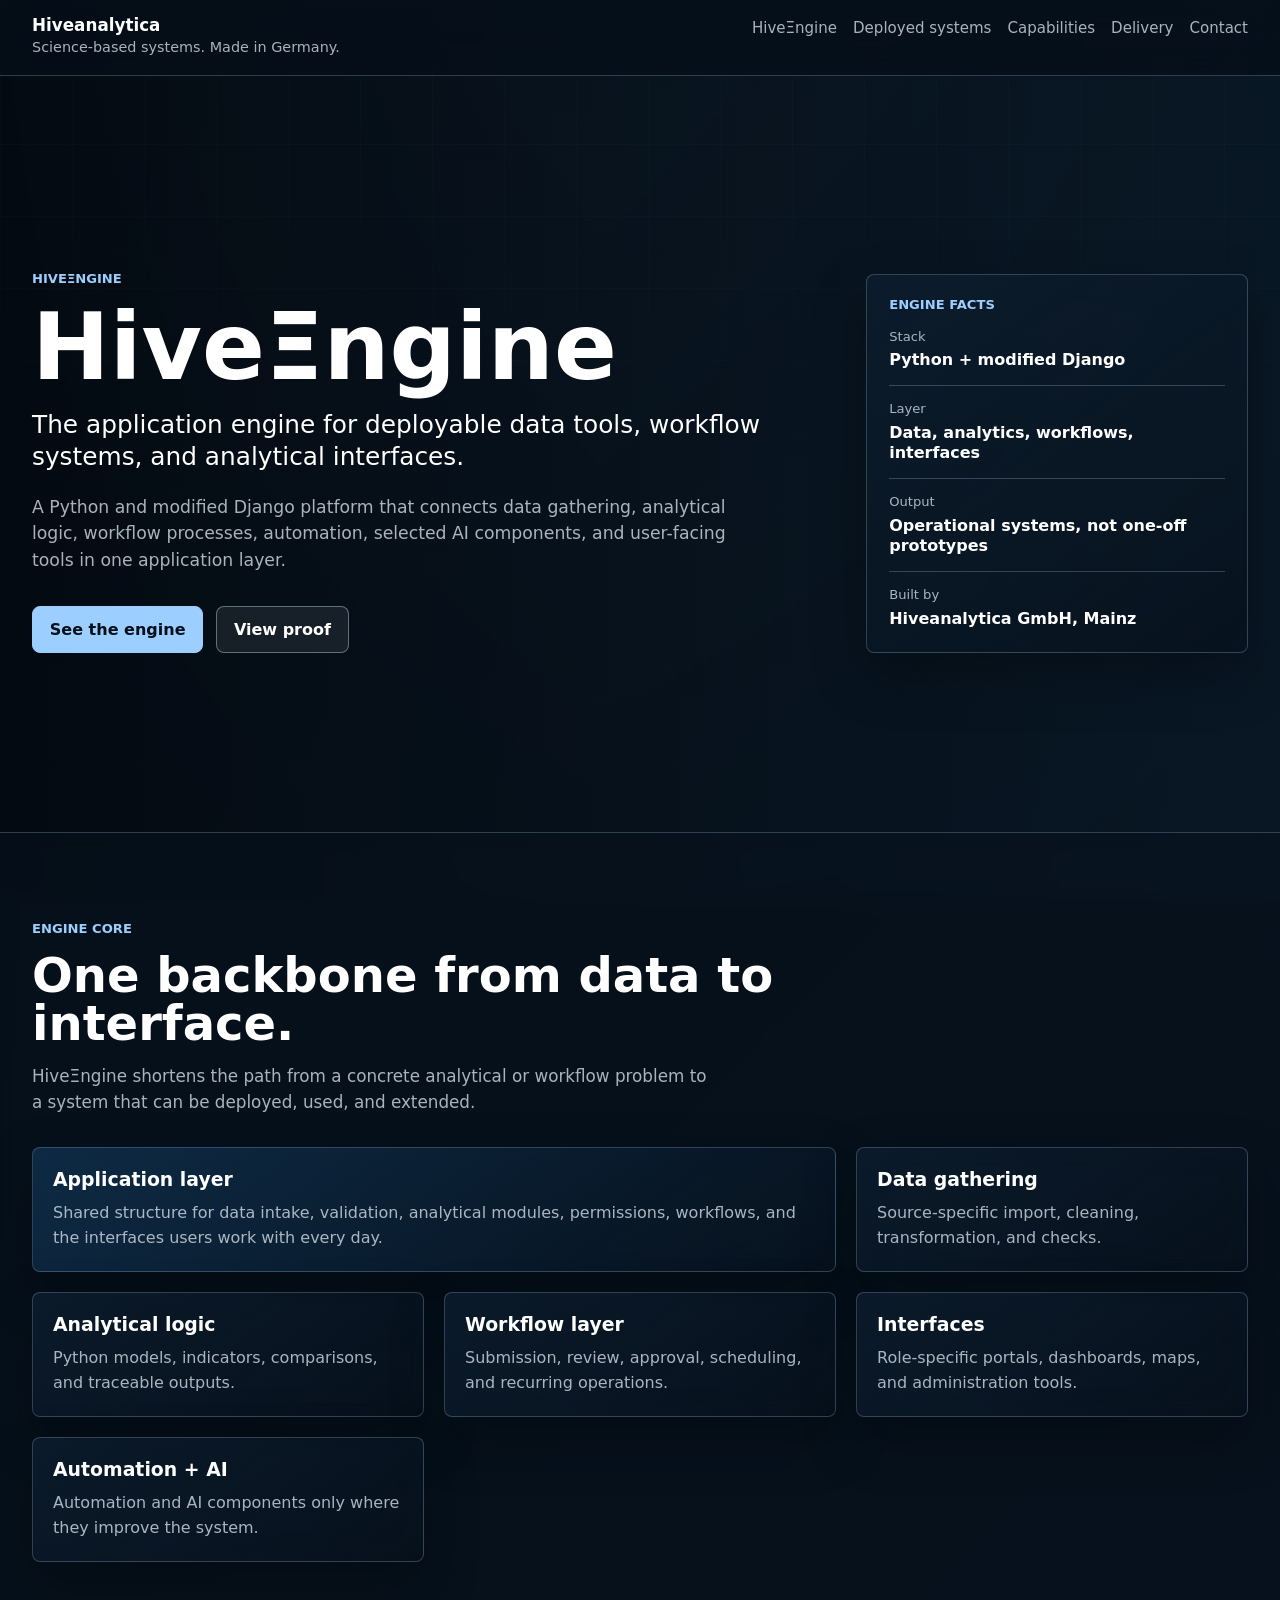
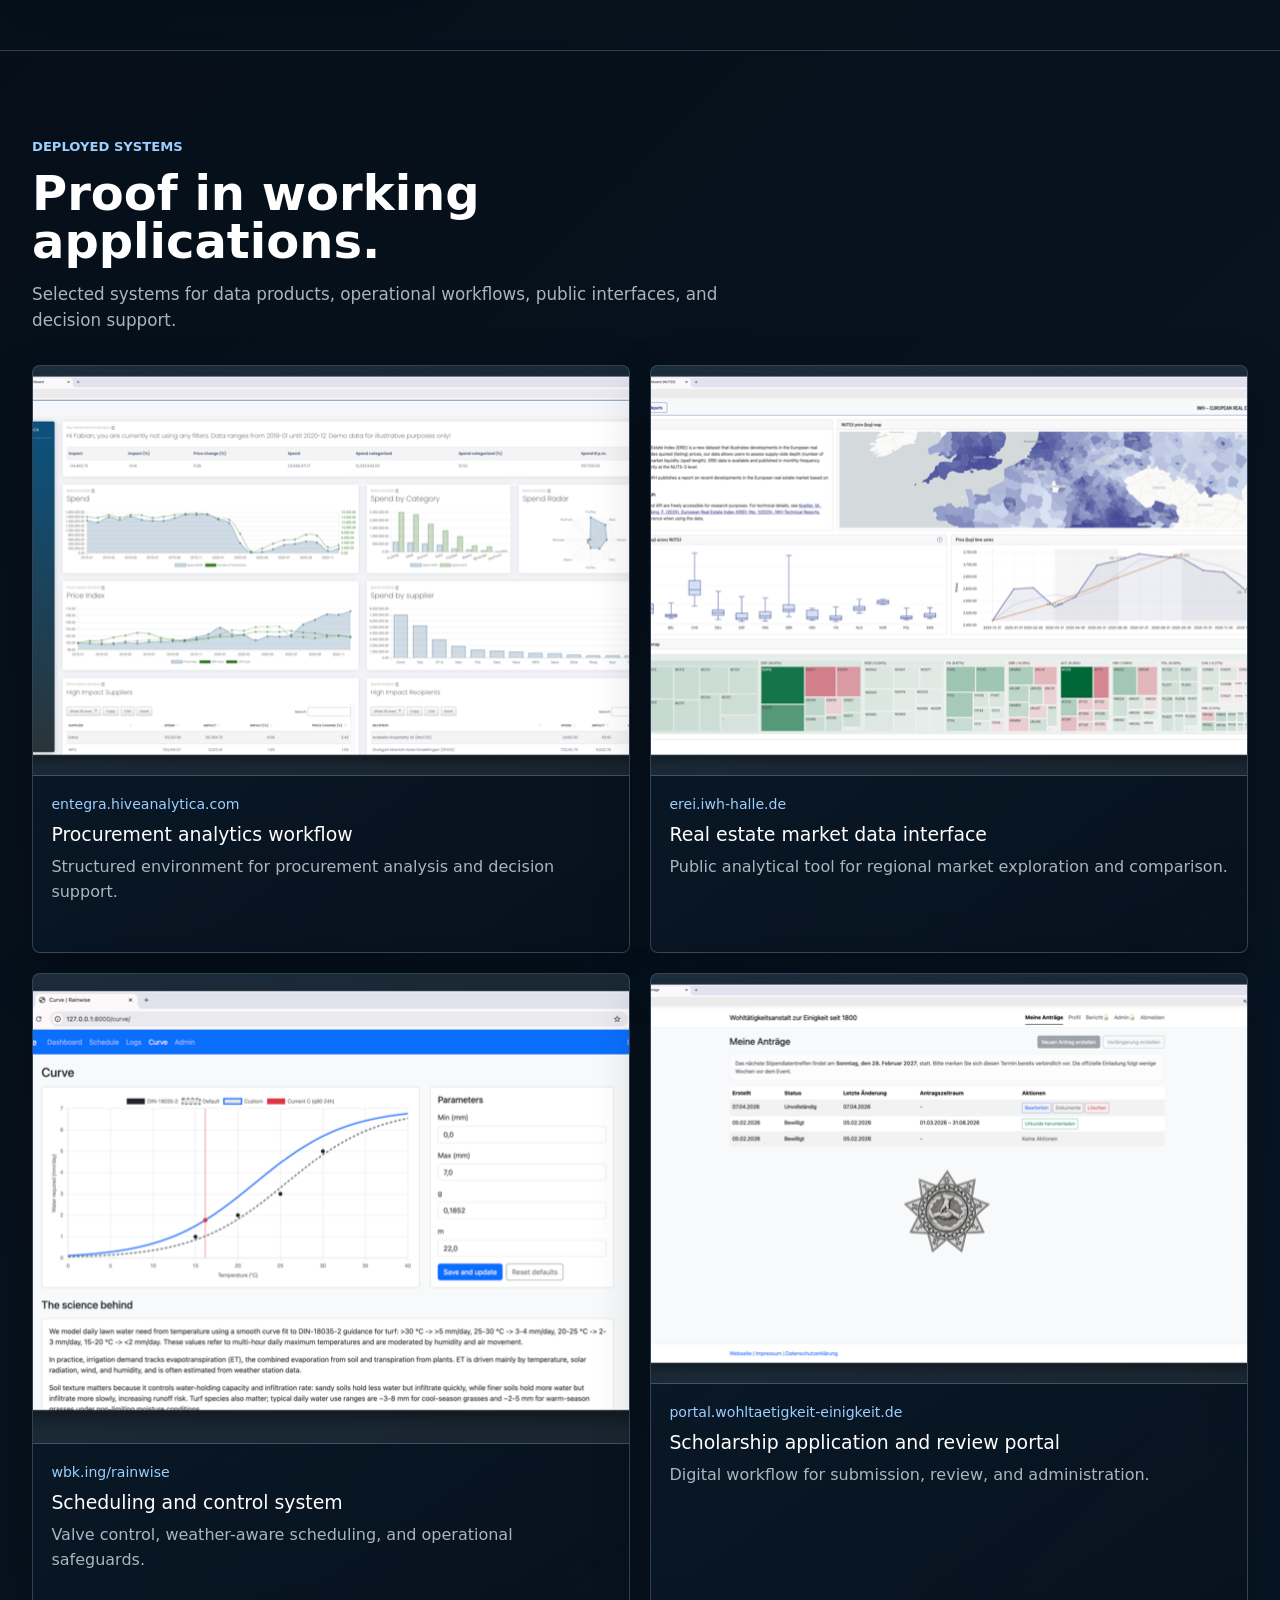
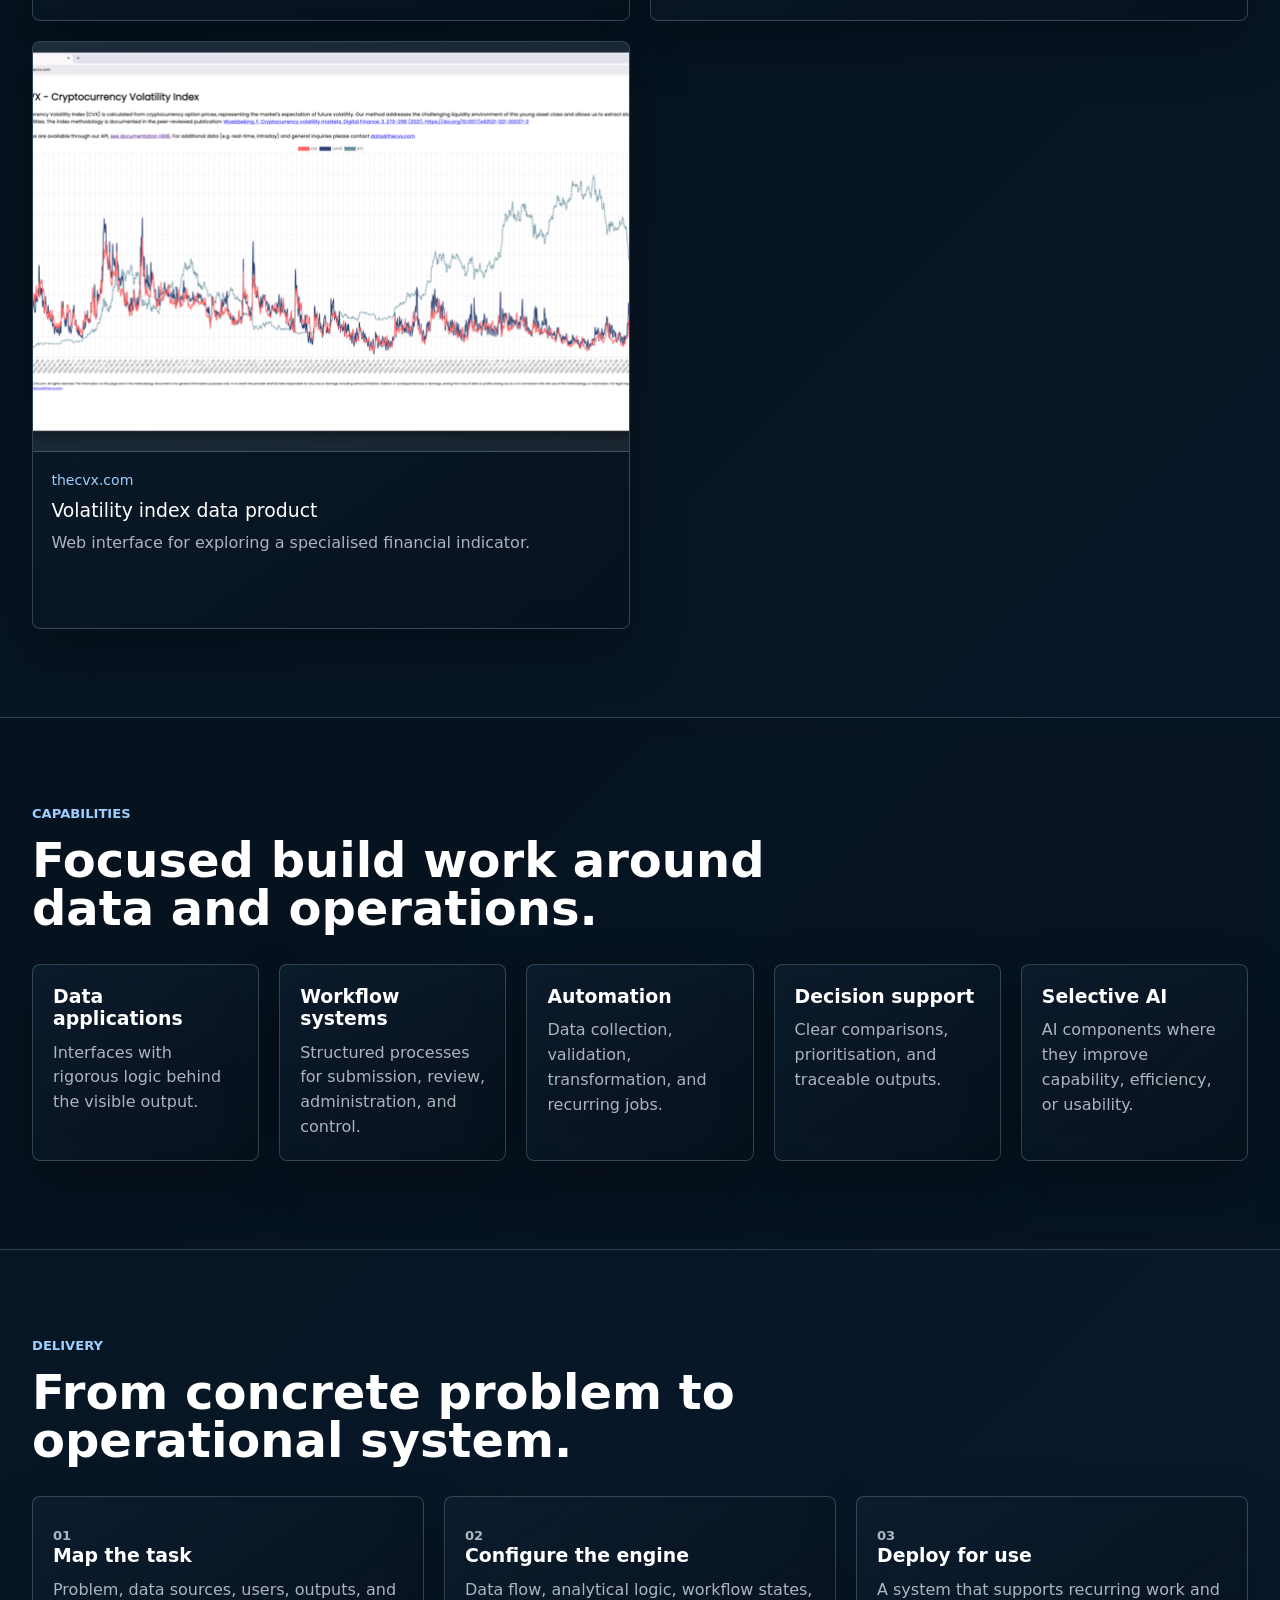
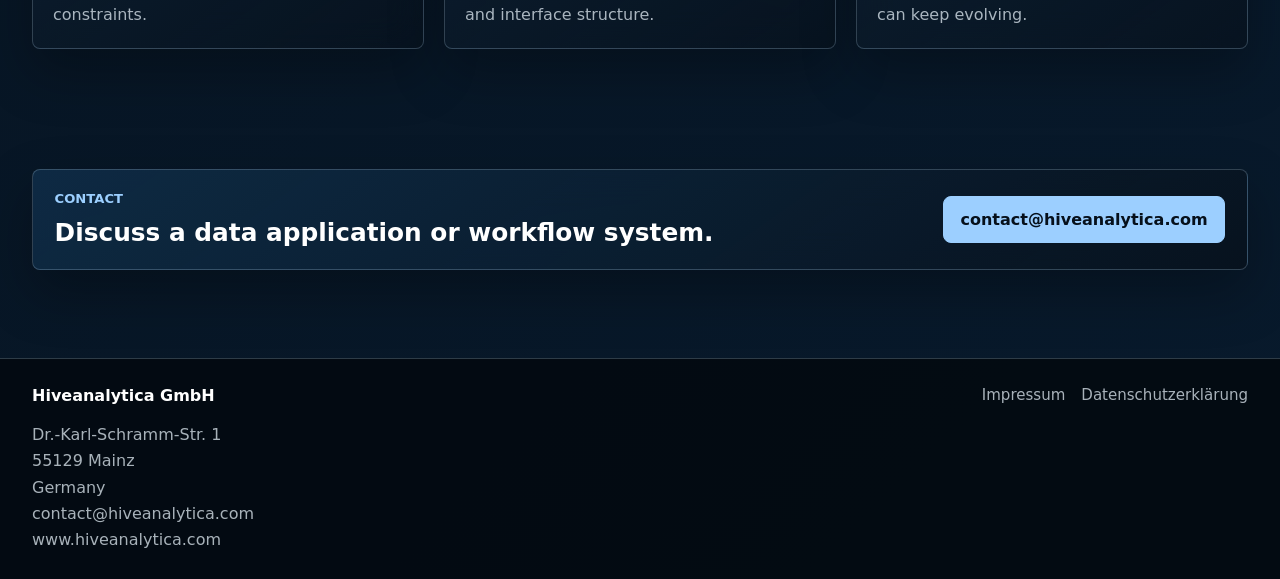
<file: index.html>
<!DOCTYPE html>
<html lang="en">
  <head>
    <meta charset="utf-8">
    <meta name="viewport" content="width=device-width, initial-scale=1">
    <title>Hiveanalytica | Hive&Xi;ngine Data Applications</title>
    <meta
      name="description"
      content="Hiveanalytica develops Hive&Xi;ngine-based data applications, workflow systems, and analytical interfaces for operational use."
    >
    <link rel="stylesheet" href="styles.css">
  </head>
  <body class="site home">
    <a class="skip-link" href="#main">Skip to content</a>

    <div class="page-video" aria-hidden="true">
      <video
        class="background-video"
        data-background-video
        data-video-small="assets/videos/12676877_640_360_30fps.mp4"
        data-video-medium="assets/videos/12676880_1920_1080_30fps.mp4"
        data-video-large="assets/videos/12676882_3840_2160_30fps.mp4"
        muted
        loop
        playsinline
        preload="metadata"
      ></video>
    </div>

    <header class="site-header">
      <div class="container header-inner">
        <a class="brand" href="index.html" aria-label="Hiveanalytica home">
          <span class="brand-mark">Hiveanalytica</span>
          <span class="brand-subtitle">Science-based systems. Made in Germany.</span>
        </a>

        <nav class="site-nav" aria-label="Primary">
          <a href="index.html#platform">Hive&Xi;ngine</a>
          <a href="index.html#work">Deployed systems</a>
          <a href="index.html#services">Capabilities</a>
          <a href="index.html#process">Delivery</a>
          <a href="index.html#site-footer">Contact</a>
        </nav>
      </div>
    </header>

    <main id="main">
      <section class="hero" aria-labelledby="hero-title">
        <div class="container hero-grid">
          <div class="hero-copy">
            <p class="eyebrow">Hive&Xi;ngine</p>
            <h1 id="hero-title">Hive&Xi;ngine</h1>
            <p class="hero-kicker">
              The application engine for deployable data tools, workflow systems,
              and analytical interfaces.
            </p>
            <p class="lead">
              A Python and modified Django platform that connects data gathering,
              analytical logic, workflow processes, automation, selected AI
              components, and user-facing tools in one application layer.
            </p>
            <div class="hero-actions">
              <a class="button button-primary" href="#platform">See the engine</a>
              <a class="button button-secondary" href="#work">View proof</a>
            </div>
          </div>

          <aside class="spec-panel" aria-label="Hive Engine facts">
            <p class="panel-label">Engine facts</p>
            <dl class="spec-list">
              <div>
                <dt>Stack</dt>
                <dd>Python + modified Django</dd>
              </div>
              <div>
                <dt>Layer</dt>
                <dd>Data, analytics, workflows, interfaces</dd>
              </div>
              <div>
                <dt>Output</dt>
                <dd>Operational systems, not one-off prototypes</dd>
              </div>
              <div>
                <dt>Built by</dt>
                <dd>Hiveanalytica GmbH, Mainz</dd>
              </div>
            </dl>
          </aside>
        </div>
      </section>

      <section id="platform" class="section section-band" aria-labelledby="platform-title">
        <div class="container">
          <div class="section-heading">
            <p class="eyebrow">Engine core</p>
            <h2 id="platform-title">One backbone from data to interface.</h2>
            <p class="section-subcopy">
              Hive&Xi;ngine shortens the path from a concrete analytical or
              workflow problem to a system that can be deployed, used, and extended.
            </p>
          </div>

          <div class="engine-grid">
            <article class="engine-card engine-card-wide">
              <h3>Application layer</h3>
              <p>
                Shared structure for data intake, validation, analytical modules,
                permissions, workflows, and the interfaces users work with every day.
              </p>
            </article>

            <article class="engine-card">
              <h3>Data gathering</h3>
              <p>Source-specific import, cleaning, transformation, and checks.</p>
            </article>

            <article class="engine-card">
              <h3>Analytical logic</h3>
              <p>Python models, indicators, comparisons, and traceable outputs.</p>
            </article>

            <article class="engine-card">
              <h3>Workflow layer</h3>
              <p>Submission, review, approval, scheduling, and recurring operations.</p>
            </article>

            <article class="engine-card">
              <h3>Interfaces</h3>
              <p>Role-specific portals, dashboards, maps, and administration tools.</p>
            </article>

            <article class="engine-card">
              <h3>Automation + AI</h3>
              <p>Automation and AI components only where they improve the system.</p>
            </article>
          </div>
        </div>
      </section>

      <section id="work" class="section" aria-labelledby="work-title">
        <div class="container">
          <div class="section-heading">
            <p class="eyebrow">Deployed systems</p>
            <h2 id="work-title">Proof in working applications.</h2>
            <p class="section-subcopy">
              Selected systems for data products, operational workflows, public
              interfaces, and decision support.
            </p>
          </div>

          <div class="work-grid">
            <a
              class="work-item"
              href="https://entegra.hiveanalytica.com/"
              target="_blank"
              rel="noreferrer"
            >
              <img
                class="work-preview"
                src="assets/images/screenshots/web/entegra.png"
                alt=""
                width="720"
                height="410"
                loading="lazy"
                decoding="async"
              >
              <span class="work-copy">
                <span class="work-url">entegra.hiveanalytica.com</span>
                <span class="work-title">Procurement analytics workflow</span>
                <span class="work-summary">
                  Structured environment for procurement analysis and decision support.
                </span>
              </span>
            </a>

            <a
              class="work-item"
              href="https://erei.iwh-halle.de/"
              target="_blank"
              rel="noreferrer"
            >
              <img
                class="work-preview"
                src="assets/images/screenshots/web/erei.png"
                alt=""
                width="720"
                height="410"
                loading="lazy"
                decoding="async"
              >
              <span class="work-copy">
                <span class="work-url">erei.iwh-halle.de</span>
                <span class="work-title">Real estate market data interface</span>
                <span class="work-summary">
                  Public analytical tool for regional market exploration and comparison.
                </span>
              </span>
            </a>

            <a
              class="work-item"
              href="https://wbk.ing/rainwise/"
              target="_blank"
              rel="noreferrer"
            >
              <img
                class="work-preview"
                src="assets/images/screenshots/web/rainwise.png"
                alt=""
                width="720"
                height="470"
                loading="lazy"
                decoding="async"
              >
              <span class="work-copy">
                <span class="work-url">wbk.ing/rainwise</span>
                <span class="work-title">Scheduling and control system</span>
                <span class="work-summary">
                  Valve control, weather-aware scheduling, and operational safeguards.
                </span>
              </span>
            </a>

            <a
              class="work-item"
              href="https://portal.wohltaetigkeit-einigkeit.de/"
              target="_blank"
              rel="noreferrer"
            >
              <img
                class="work-preview"
                src="assets/images/screenshots/web/portal-wohltaetigkeit-einigkeit.png"
                alt=""
                width="720"
                height="410"
                loading="lazy"
                decoding="async"
              >
              <span class="work-copy">
                <span class="work-url">portal.wohltaetigkeit-einigkeit.de</span>
                <span class="work-title">Scholarship application and review portal</span>
                <span class="work-summary">
                  Digital workflow for submission, review, and administration.
                </span>
              </span>
            </a>

            <a
              class="work-item"
              href="https://thecvx.com/"
              target="_blank"
              rel="noreferrer"
            >
              <img
                class="work-preview"
                src="assets/images/screenshots/web/the-cvx.png"
                alt=""
                width="720"
                height="410"
                loading="lazy"
                decoding="async"
              >
              <span class="work-copy">
                <span class="work-url">thecvx.com</span>
                <span class="work-title">Volatility index data product</span>
                <span class="work-summary">
                  Web interface for exploring a specialised financial indicator.
                </span>
              </span>
            </a>
          </div>
        </div>
      </section>

      <section id="services" class="section section-band" aria-labelledby="services-title">
        <div class="container">
          <div class="section-heading">
            <p class="eyebrow">Capabilities</p>
            <h2 id="services-title">Focused build work around data and operations.</h2>
          </div>

          <div class="capability-grid">
            <article class="capability-card">
              <h3>Data applications</h3>
              <p>Interfaces with rigorous logic behind the visible output.</p>
            </article>

            <article class="capability-card">
              <h3>Workflow systems</h3>
              <p>Structured processes for submission, review, administration, and control.</p>
            </article>

            <article class="capability-card">
              <h3>Automation</h3>
              <p>Data collection, validation, transformation, and recurring jobs.</p>
            </article>

            <article class="capability-card">
              <h3>Decision support</h3>
              <p>Clear comparisons, prioritisation, and traceable outputs.</p>
            </article>

            <article class="capability-card">
              <h3>Selective AI</h3>
              <p>AI components where they improve capability, efficiency, or usability.</p>
            </article>
          </div>
        </div>
      </section>

      <section id="process" class="section" aria-labelledby="process-title">
        <div class="container">
          <div class="section-heading">
            <p class="eyebrow">Delivery</p>
            <h2 id="process-title">From concrete problem to operational system.</h2>
          </div>

          <div class="process-grid">
            <article class="process-step">
              <p class="step-index">01</p>
              <h3>Map the task</h3>
              <p>Problem, data sources, users, outputs, and constraints.</p>
            </article>

            <article class="process-step">
              <p class="step-index">02</p>
              <h3>Configure the engine</h3>
              <p>Data flow, analytical logic, workflow states, and interface structure.</p>
            </article>

            <article class="process-step">
              <p class="step-index">03</p>
              <h3>Deploy for use</h3>
              <p>A system that supports recurring work and can keep evolving.</p>
            </article>
          </div>
        </div>
      </section>

      <section class="section contact-section" aria-labelledby="contact-title">
        <div class="container contact-panel">
          <div>
            <p class="eyebrow">Contact</p>
            <h2 id="contact-title">Discuss a data application or workflow system.</h2>
          </div>
          <a class="button button-primary" href="mailto:contact@hiveanalytica.com">
            contact@hiveanalytica.com
          </a>
        </div>
      </section>
    </main>

    <footer id="site-footer" class="site-footer">
      <div class="container footer-inner">
        <div class="footer-main">
          <p class="footer-brand">Hiveanalytica GmbH</p>
          <div class="footer-contact">
            <p>Dr.-Karl-Schramm-Str. 1</p>
            <p>55129 Mainz</p>
            <p>Germany</p>
            <p><a href="mailto:contact@hiveanalytica.com">contact@hiveanalytica.com</a></p>
            <p><a href="http://www.hiveanalytica.com">www.hiveanalytica.com</a></p>
          </div>
        </div>

        <nav class="footer-links" aria-label="Legal">
          <a href="impressum.html">Impressum</a>
          <a href="datenschutz.html">Datenschutzerkl&auml;rung</a>
        </nav>
      </div>
    </footer>

    <script>
      (function () {
        var video = document.querySelector("[data-background-video]");
        var reduceMotion = window.matchMedia("(prefers-reduced-motion: reduce)");

        if (!video || reduceMotion.matches) {
          document.documentElement.classList.add("video-fallback");
          return;
        }

        var viewportWidth = window.innerWidth;
        var source = video.dataset.videoMedium;

        if (viewportWidth <= 720) {
          source = video.dataset.videoSmall;
        } else if (viewportWidth >= 2200) {
          source = video.dataset.videoLarge;
        }

        video.src = source;
        video.addEventListener("playing", function () {
          document.documentElement.classList.add("video-ready");
        });
        video.addEventListener("error", function () {
          document.documentElement.classList.add("video-fallback");
        });

        var playRequest = video.play();
        if (playRequest && typeof playRequest.catch === "function") {
          playRequest.catch(function () {
            document.documentElement.classList.add("video-fallback");
          });
        }
      }());
    </script>
  </body>
</html>
</file>
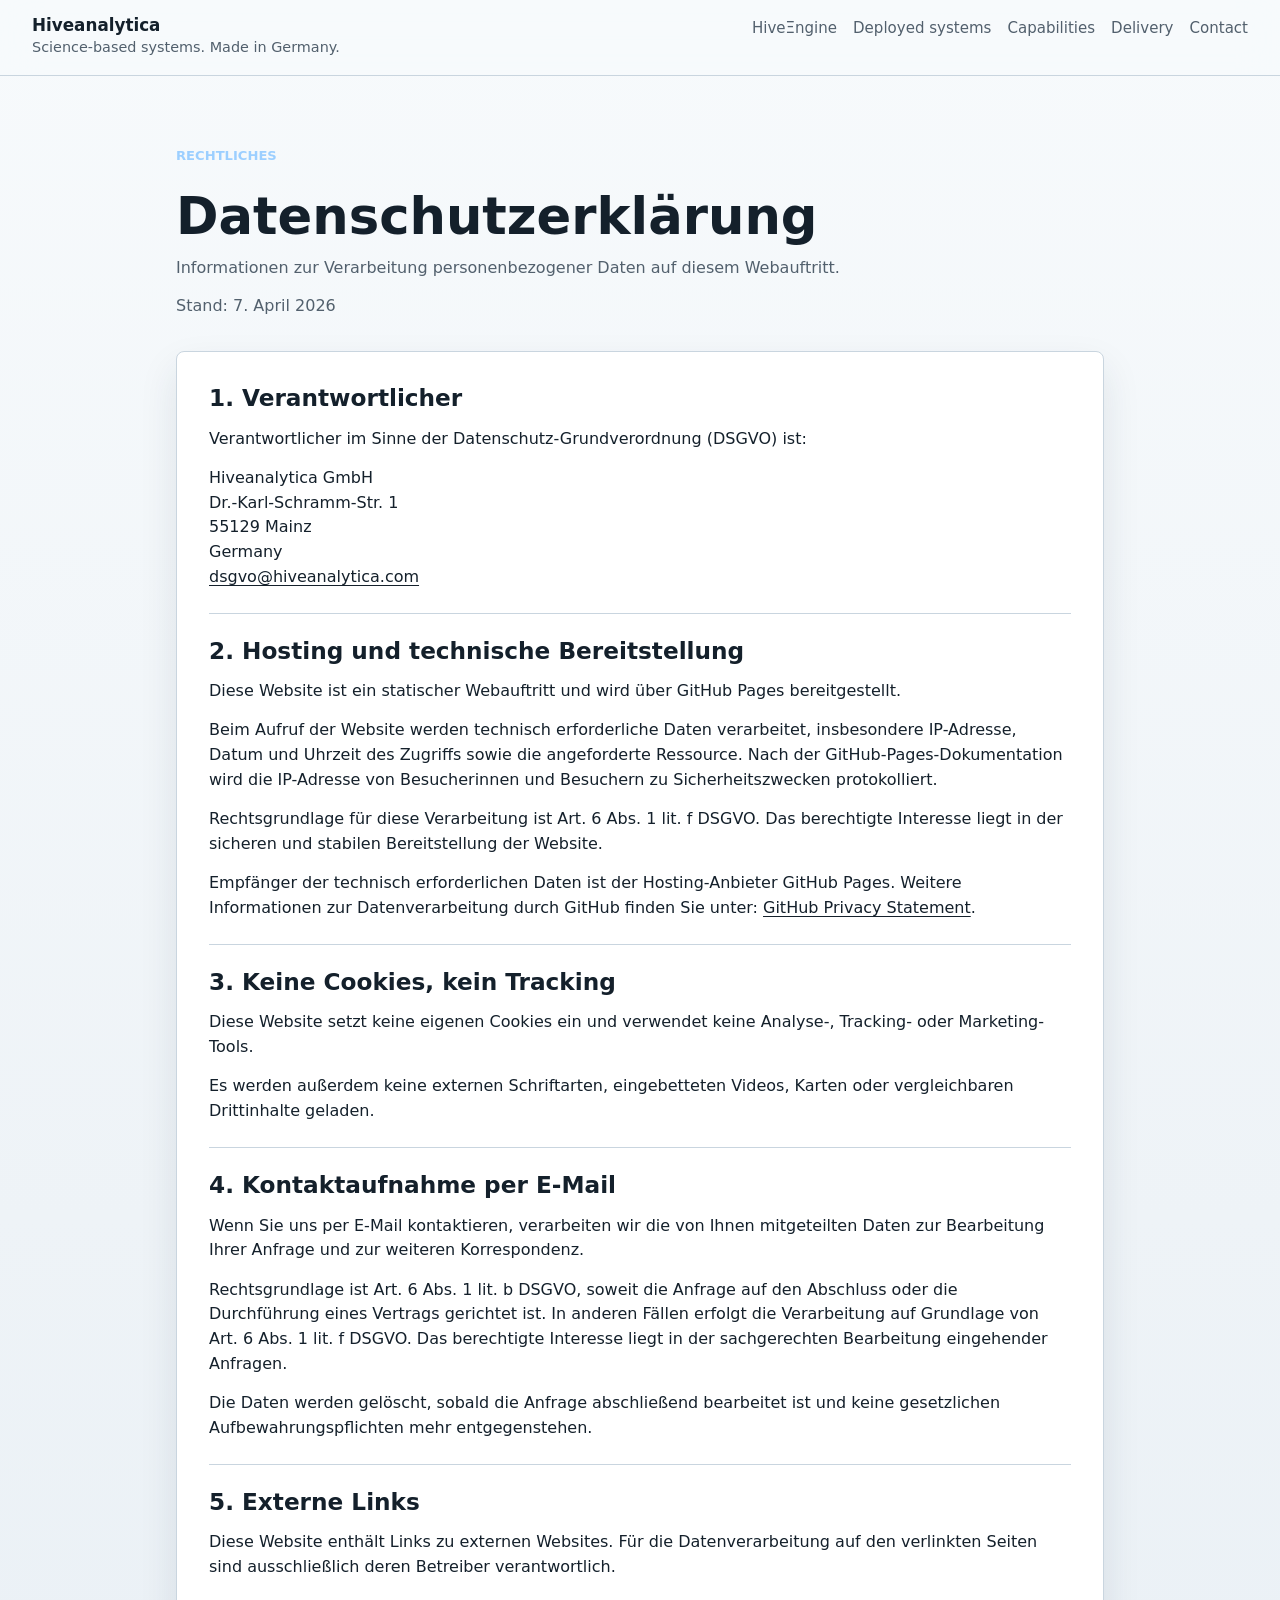
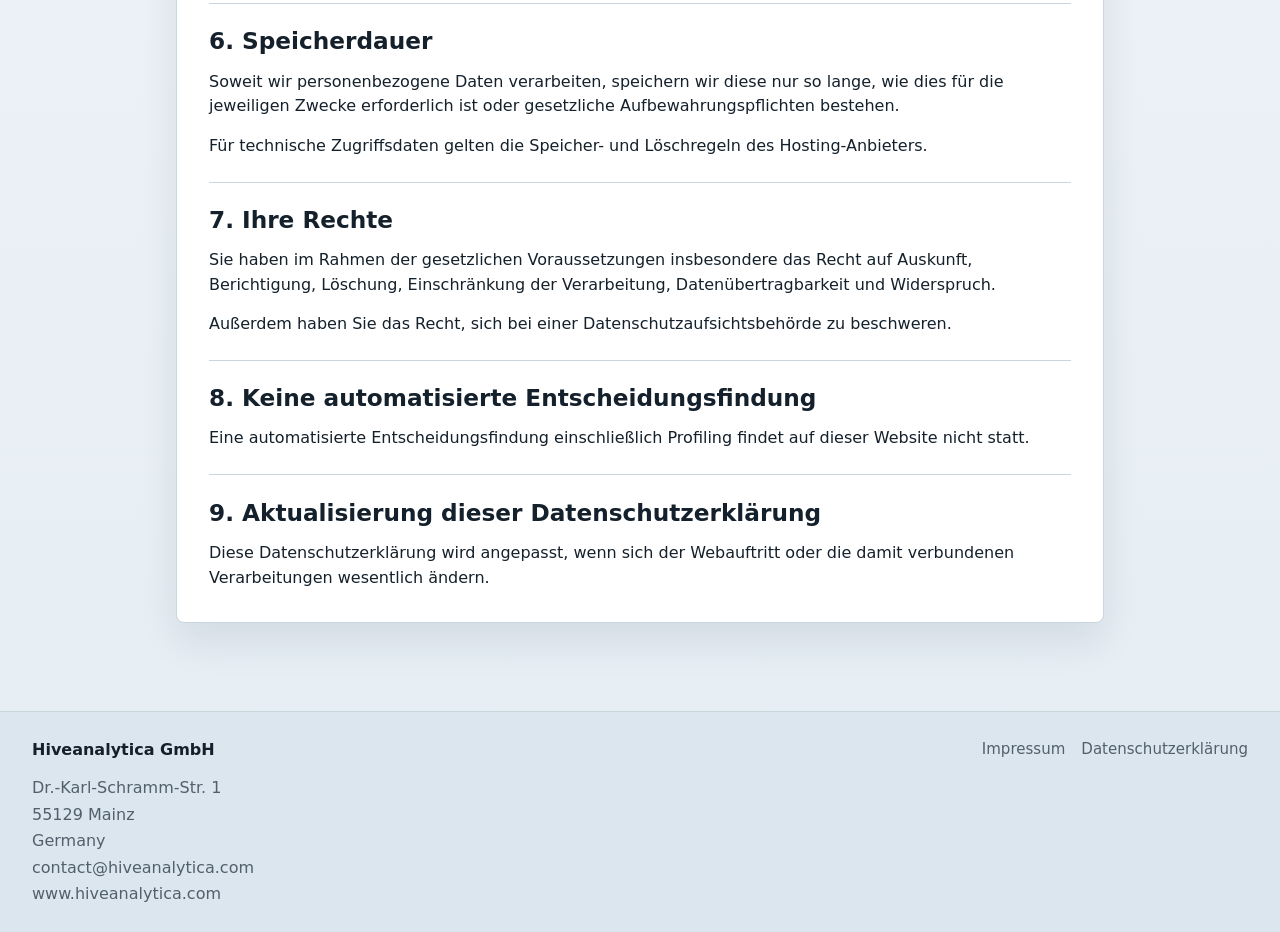
<file: datenschutz.html>
<!DOCTYPE html>
<html lang="de">
  <head>
    <meta charset="utf-8">
    <meta name="viewport" content="width=device-width, initial-scale=1">
    <title>Datenschutzerklärung | Hiveanalytica</title>
    <meta
      name="description"
      content="Datenschutzerklaerung der Hiveanalytica GmbH fuer den Unternehmenswebauftritt."
    >
    <link rel="stylesheet" href="styles.css">
  </head>
  <body class="site legal-page">
    <a class="skip-link" href="#main">Zum Inhalt springen</a>

    <header class="site-header">
      <div class="container header-inner">
        <a class="brand" href="index.html" aria-label="Zur Startseite">
          <span class="brand-mark">Hiveanalytica</span>
          <span class="brand-subtitle">Science-based systems. Made in Germany.</span>
        </a>

        <nav class="site-nav" aria-label="Primary">
          <a href="index.html#platform">Hive&Xi;ngine</a>
          <a href="index.html#work">Deployed systems</a>
          <a href="index.html#services">Capabilities</a>
          <a href="index.html#process">Delivery</a>
          <a href="index.html#site-footer">Contact</a>
        </nav>
      </div>
    </header>

    <main id="main" class="section">
      <div class="container legal-shell">
        <div class="page-intro">
          <p class="eyebrow">Rechtliches</p>
          <h1>Datenschutzerkl&auml;rung</h1>
          <p class="intro-copy">Informationen zur Verarbeitung personenbezogener Daten auf diesem Webauftritt.</p>
          <p class="legal-meta">Stand: 7. April 2026</p>
        </div>

        <div class="legal-card">
          <section>
            <h2>1. Verantwortlicher</h2>
            <p>
              Verantwortlicher im Sinne der Datenschutz-Grundverordnung (DSGVO)
              ist:
            </p>
            <p>
              Hiveanalytica GmbH<br>
              Dr.-Karl-Schramm-Str. 1<br>
              55129 Mainz<br>
              Germany<br>
              <a href="mailto:dsgvo@hiveanalytica.com">dsgvo@hiveanalytica.com</a>
            </p>
          </section>

          <section>
            <h2>2. Hosting und technische Bereitstellung</h2>
            <p>
              Diese Website ist ein statischer Webauftritt und wird &uuml;ber GitHub
              Pages bereitgestellt.
            </p>
            <p>
              Beim Aufruf der Website werden technisch erforderliche Daten
              verarbeitet, insbesondere IP-Adresse, Datum und Uhrzeit des Zugriffs
              sowie die angeforderte Ressource. Nach der GitHub-Pages-Dokumentation
              wird die IP-Adresse von Besucherinnen und Besuchern zu
              Sicherheitszwecken protokolliert.
            </p>
            <p>
              Rechtsgrundlage f&uuml;r diese Verarbeitung ist Art. 6 Abs. 1 lit. f
              DSGVO. Das berechtigte Interesse liegt in der sicheren und stabilen
              Bereitstellung der Website.
            </p>
            <p>
              Empf&auml;nger der technisch erforderlichen Daten ist der
              Hosting-Anbieter GitHub Pages. Weitere Informationen zur
              Datenverarbeitung durch GitHub finden Sie unter:
              <a href="https://docs.github.com/en/site-policy/privacy-policies/github-general-privacy-statement" target="_blank" rel="noreferrer">GitHub Privacy Statement</a>.
            </p>
          </section>

          <section>
            <h2>3. Keine Cookies, kein Tracking</h2>
            <p>
              Diese Website setzt keine eigenen Cookies ein und verwendet keine
              Analyse-, Tracking- oder Marketing-Tools.
            </p>
            <p>
              Es werden au&szlig;erdem keine externen Schriftarten, eingebetteten Videos,
              Karten oder vergleichbaren Drittinhalte geladen.
            </p>
          </section>

          <section>
            <h2>4. Kontaktaufnahme per E-Mail</h2>
            <p>
              Wenn Sie uns per E-Mail kontaktieren, verarbeiten wir die von Ihnen
              mitgeteilten Daten zur Bearbeitung Ihrer Anfrage und zur weiteren
              Korrespondenz.
            </p>
            <p>
              Rechtsgrundlage ist Art. 6 Abs. 1 lit. b DSGVO, soweit die Anfrage auf
              den Abschluss oder die Durchf&uuml;hrung eines Vertrags gerichtet ist. In
              anderen F&auml;llen erfolgt die Verarbeitung auf Grundlage von Art. 6 Abs. 1
              lit. f DSGVO. Das berechtigte Interesse liegt in der sachgerechten
              Bearbeitung eingehender Anfragen.
            </p>
            <p>
              Die Daten werden gel&ouml;scht, sobald die Anfrage abschlie&szlig;end
              bearbeitet ist und keine gesetzlichen Aufbewahrungspflichten mehr
              entgegenstehen.
            </p>
          </section>

          <section>
            <h2>5. Externe Links</h2>
            <p>
              Diese Website enth&auml;lt Links zu externen Websites. F&uuml;r die
              Datenverarbeitung auf den verlinkten Seiten sind ausschlie&szlig;lich deren
              Betreiber verantwortlich.
            </p>
          </section>

          <section>
            <h2>6. Speicherdauer</h2>
            <p>
              Soweit wir personenbezogene Daten verarbeiten, speichern wir diese nur
              so lange, wie dies f&uuml;r die jeweiligen Zwecke erforderlich ist oder
              gesetzliche Aufbewahrungspflichten bestehen.
            </p>
            <p>
              F&uuml;r technische Zugriffsdaten gelten die Speicher- und
              L&ouml;schregeln des Hosting-Anbieters.
            </p>
          </section>

          <section>
            <h2>7. Ihre Rechte</h2>
            <p>
              Sie haben im Rahmen der gesetzlichen Voraussetzungen insbesondere das
              Recht auf Auskunft, Berichtigung, L&ouml;schung, Einschr&auml;nkung der
              Verarbeitung, Daten&uuml;bertragbarkeit und Widerspruch.
            </p>
            <p>
              Au&szlig;erdem haben Sie das Recht, sich bei einer
              Datenschutzaufsichtsbeh&ouml;rde zu beschweren.
            </p>
          </section>

          <section>
            <h2>8. Keine automatisierte Entscheidungsfindung</h2>
            <p>
              Eine automatisierte Entscheidungsfindung einschlie&szlig;lich Profiling
              findet auf dieser Website nicht statt.
            </p>
          </section>

          <section>
            <h2>9. Aktualisierung dieser Datenschutzerkl&auml;rung</h2>
            <p>
              Diese Datenschutzerkl&auml;rung wird angepasst, wenn sich der Webauftritt
              oder die damit verbundenen Verarbeitungen wesentlich &auml;ndern.
            </p>
          </section>
        </div>
      </div>
    </main>

    <footer id="site-footer" class="site-footer">
      <div class="container footer-inner">
        <div class="footer-main">
          <p class="footer-brand">Hiveanalytica GmbH</p>
          <div class="footer-contact">
            <p>Dr.-Karl-Schramm-Str. 1</p>
            <p>55129 Mainz</p>
            <p>Germany</p>
            <p><a href="mailto:contact@hiveanalytica.com">contact@hiveanalytica.com</a></p>
            <p><a href="http://www.hiveanalytica.com">www.hiveanalytica.com</a></p>
          </div>
        </div>

        <nav class="footer-links" aria-label="Legal">
          <a href="impressum.html">Impressum</a>
          <a href="datenschutz.html">Datenschutzerkl&auml;rung</a>
        </nav>
      </div>
    </footer>
  </body>
</html>
</file>
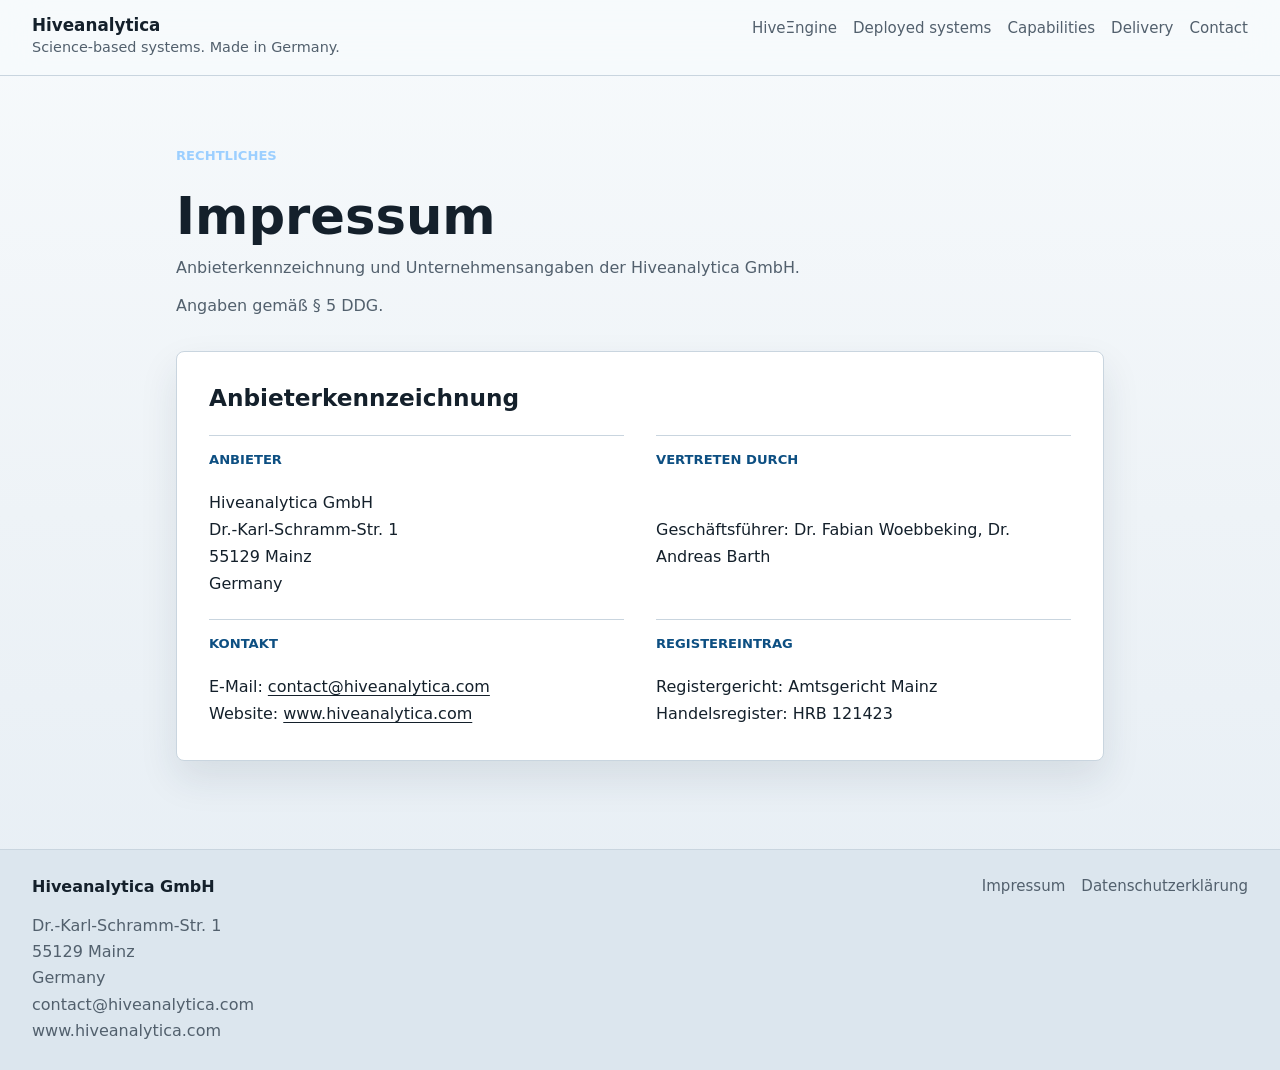
<file: impressum.html>
<!DOCTYPE html>
<html lang="de">
  <head>
    <meta charset="utf-8">
    <meta name="viewport" content="width=device-width, initial-scale=1">
    <title>Impressum | Hiveanalytica</title>
    <meta
      name="description"
      content="Impressum der Hiveanalytica GmbH mit Anbieterkennzeichnung gemaess § 5 DDG."
    >
    <link rel="stylesheet" href="styles.css">
  </head>
  <body class="site legal-page">
    <a class="skip-link" href="#main">Zum Inhalt springen</a>

    <header class="site-header">
      <div class="container header-inner">
        <a class="brand" href="index.html" aria-label="Zur Startseite">
          <span class="brand-mark">Hiveanalytica</span>
          <span class="brand-subtitle">Science-based systems. Made in Germany.</span>
        </a>

        <nav class="site-nav" aria-label="Primary">
          <a href="index.html#platform">Hive&Xi;ngine</a>
          <a href="index.html#work">Deployed systems</a>
          <a href="index.html#services">Capabilities</a>
          <a href="index.html#process">Delivery</a>
          <a href="index.html#site-footer">Contact</a>
        </nav>
      </div>
    </header>

    <main id="main" class="section">
      <div class="container legal-shell">
        <div class="page-intro">
          <p class="eyebrow">Rechtliches</p>
          <h1>Impressum</h1>
          <p class="intro-copy">Anbieterkennzeichnung und Unternehmensangaben der Hiveanalytica GmbH.</p>
          <p class="legal-meta">Angaben gem&auml;&szlig; &sect; 5 DDG.</p>
        </div>

        <section class="legal-card" aria-labelledby="impressum-details">
          <h2 id="impressum-details">Anbieterkennzeichnung</h2>

          <dl class="legal-list">
            <div>
              <dt>Anbieter</dt>
              <dd>
                Hiveanalytica GmbH<br>
                Dr.-Karl-Schramm-Str. 1<br>
                55129 Mainz<br>
                Germany
              </dd>
            </div>

            <div>
              <dt>Vertreten durch</dt>
              <dd>Gesch&auml;ftsf&uuml;hrer: Dr. Fabian Woebbeking, Dr. Andreas Barth</dd>
            </div>

            <div>
              <dt>Kontakt</dt>
              <dd>
                E-Mail:
                <a href="mailto:contact@hiveanalytica.com">contact@hiveanalytica.com</a><br>
                Website:
                <a href="index.html">www.hiveanalytica.com</a>
              </dd>
            </div>

            <div>
              <dt>Registereintrag</dt>
              <dd>
                Registergericht: Amtsgericht Mainz<br>
                Handelsregister: HRB 121423
              </dd>
            </div>
          </dl>
        </section>
      </div>
    </main>

    <footer id="site-footer" class="site-footer">
      <div class="container footer-inner">
        <div class="footer-main">
          <p class="footer-brand">Hiveanalytica GmbH</p>
          <div class="footer-contact">
            <p>Dr.-Karl-Schramm-Str. 1</p>
            <p>55129 Mainz</p>
            <p>Germany</p>
            <p><a href="mailto:contact@hiveanalytica.com">contact@hiveanalytica.com</a></p>
            <p><a href="http://www.hiveanalytica.com">www.hiveanalytica.com</a></p>
          </div>
        </div>

        <nav class="footer-links" aria-label="Legal">
          <a href="impressum.html">Impressum</a>
          <a href="datenschutz.html">Datenschutzerkl&auml;rung</a>
        </nav>
      </div>
    </footer>
  </body>
</html>
</file>
<file: styles.css>
:root {
  --bg: #08111c;
  --bg-deep: #050b12;
  --bg-legal: #eef3f7;
  --surface: rgba(12, 27, 42, 0.74);
  --surface-strong: rgba(8, 19, 31, 0.9);
  --surface-soft: rgba(235, 241, 246, 0.88);
  --surface-legal: #ffffff;
  --text: #edf5fb;
  --text-strong: #ffffff;
  --text-dark: #14202b;
  --muted: rgba(226, 237, 246, 0.74);
  --muted-dark: #52606d;
  --line: rgba(176, 207, 232, 0.25);
  --line-strong: rgba(199, 224, 244, 0.42);
  --line-legal: #c9d5df;
  --accent: #9ccfff;
  --accent-strong: #57a9f3;
  --accent-deep: #0d4f82;
  --max-width: 76rem;
  --gutter: 1.5rem;
  --radius: 0.5rem;
  --shadow: 0 1.4rem 3.4rem rgba(0, 0, 0, 0.28);
}

*,
*::before,
*::after {
  box-sizing: border-box;
}

html {
  overflow-y: scroll;
  scroll-behavior: smooth;
}

body {
  margin: 0;
  background: var(--bg);
  color: var(--text);
  font-family:
    Inter, ui-sans-serif, system-ui, -apple-system, BlinkMacSystemFont, "Segoe UI",
    sans-serif;
  line-height: 1.55;
  -webkit-font-smoothing: antialiased;
  text-rendering: optimizeLegibility;
}

body.site {
  min-height: 100vh;
  display: flex;
  flex-direction: column;
}

body.site > main {
  flex: 1;
}

a {
  color: inherit;
  text-decoration-thickness: 0.06em;
  text-underline-offset: 0.18em;
}

a:hover {
  color: var(--accent);
}

img,
video {
  max-width: 100%;
  display: block;
}

button,
input,
textarea,
select {
  font: inherit;
}

.skip-link {
  position: absolute;
  left: 1rem;
  top: -4rem;
  z-index: 100;
  padding: 0.7rem 0.95rem;
  background: var(--text-strong);
  color: var(--bg-deep);
  border-radius: var(--radius);
  text-decoration: none;
}

.skip-link:focus {
  top: 1rem;
}

.container {
  width: min(var(--max-width), calc(100% - 2 * var(--gutter)));
  margin: 0 auto;
}

.home {
  position: relative;
  background:
    linear-gradient(135deg, rgba(5, 11, 18, 0.94), rgba(8, 28, 48, 0.82)),
    var(--bg);
}

.home::before,
.home::after {
  content: "";
  position: fixed;
  inset: 0;
  z-index: -2;
  pointer-events: none;
}

.home::before {
  background:
    linear-gradient(90deg, rgba(4, 10, 17, 0.94) 0%, rgba(7, 19, 31, 0.68) 47%, rgba(9, 24, 38, 0.9) 100%),
    linear-gradient(180deg, rgba(5, 11, 18, 0.44) 0%, rgba(5, 11, 18, 0.88) 100%);
}

.home::after {
  z-index: -1;
  opacity: 0.28;
  background-image:
    linear-gradient(rgba(184, 217, 243, 0.16) 1px, transparent 1px),
    linear-gradient(90deg, rgba(184, 217, 243, 0.12) 1px, transparent 1px);
  background-size: 4.5rem 4.5rem;
  mask-image: linear-gradient(180deg, rgba(0, 0, 0, 0.72), transparent 78%);
}

.page-video {
  position: fixed;
  inset: 0;
  z-index: -3;
  overflow: hidden;
  background: #111b24;
}

.background-video {
  width: 100%;
  height: 100%;
  object-fit: cover;
  filter: grayscale(1) contrast(1.05) brightness(0.78);
  opacity: 0;
  transition: opacity 300ms ease;
}

.video-ready .background-video {
  opacity: 0.72;
}

.video-fallback .background-video {
  display: none;
}

.site-header {
  position: sticky;
  top: 0;
  z-index: 40;
  border-bottom: 1px solid var(--line);
  background: rgba(6, 15, 25, 0.78);
  backdrop-filter: blur(18px);
}

.header-inner {
  display: flex;
  justify-content: space-between;
  align-items: flex-start;
  gap: 2rem;
  padding: 1rem 0;
}

.brand {
  display: inline-flex;
  flex-direction: column;
  gap: 0.12rem;
  min-width: 11rem;
  text-decoration: none;
}

.brand-mark {
  color: var(--text-strong);
  font-size: 1.05rem;
  font-weight: 760;
  line-height: 1.1;
  letter-spacing: 0;
}

.brand-subtitle {
  color: var(--muted);
  font-size: 0.9rem;
}

.site-nav,
.footer-links {
  display: flex;
  flex-wrap: wrap;
  gap: 0.45rem 1rem;
}

.site-nav {
  justify-content: flex-end;
  padding-top: 0.08rem;
}

.site-nav a,
.footer-links a {
  color: var(--muted);
  font-size: 0.94rem;
  text-decoration: none;
  transition: color 150ms ease;
}

.site-nav a:hover,
.site-nav a:focus-visible,
.footer-links a:hover,
.footer-links a:focus-visible {
  color: var(--text-strong);
}

.hero,
.section {
  position: relative;
}

.hero {
  min-height: 84svh;
  display: flex;
  align-items: center;
  padding: 5.5rem 0 4.5rem;
}

.section {
  padding: 5.5rem 0;
}

.section-band {
  border-top: 1px solid var(--line);
  border-bottom: 1px solid var(--line);
  background: rgba(7, 18, 30, 0.62);
  backdrop-filter: blur(8px);
}

.hero-grid,
.engine-grid,
.work-grid,
.capability-grid,
.process-grid,
.contact-panel,
.footer-inner {
  display: grid;
  gap: 1.25rem;
}

.hero-grid {
  grid-template-columns: minmax(0, 1.35fr) minmax(20rem, 0.65fr);
  align-items: end;
  gap: 2.5rem;
}

.hero-copy {
  max-width: 55rem;
}

.eyebrow,
.panel-label,
.step-index,
.legal-list dt {
  margin: 0 0 0.85rem;
  color: var(--accent);
  font-size: 0.82rem;
  font-weight: 720;
  line-height: 1.25;
  letter-spacing: 0;
  text-transform: uppercase;
}

.hero-copy h1,
.section-heading h2,
.contact-panel h2,
.page-intro h1 {
  margin: 0;
  color: var(--text-strong);
  line-height: 1;
  letter-spacing: 0;
}

.hero-copy h1 {
  font-size: 5.8rem;
  font-weight: 820;
}

.hero-kicker {
  max-width: 46rem;
  margin: 1rem 0 0;
  color: var(--text-strong);
  font-size: 1.55rem;
  line-height: 1.28;
}

.lead {
  max-width: 45rem;
  margin: 1.3rem 0 0;
  color: var(--muted);
  font-size: 1.08rem;
}

.hero-actions {
  display: flex;
  flex-wrap: wrap;
  gap: 0.8rem;
  margin-top: 2rem;
}

.button {
  display: inline-flex;
  align-items: center;
  justify-content: center;
  min-height: 2.85rem;
  padding: 0.8rem 1.05rem;
  border: 1px solid transparent;
  border-radius: var(--radius);
  font-weight: 720;
  line-height: 1.2;
  text-align: center;
  text-decoration: none;
  transition:
    background-color 150ms ease,
    border-color 150ms ease,
    color 150ms ease,
    transform 150ms ease;
}

.button:hover,
.button:focus-visible {
  transform: translateY(-1px);
}

.button-primary {
  background: var(--accent);
  color: #06101b;
  border-color: var(--accent);
}

.button-primary:hover,
.button-primary:focus-visible {
  background: var(--text-strong);
  color: #06101b;
  border-color: var(--text-strong);
}

.button-secondary {
  background: rgba(237, 245, 251, 0.08);
  color: var(--text-strong);
  border-color: var(--line-strong);
}

.button-secondary:hover,
.button-secondary:focus-visible {
  background: rgba(237, 245, 251, 0.14);
  color: var(--text-strong);
}

.spec-panel,
.engine-card,
.work-item,
.capability-card,
.process-step,
.contact-panel,
.legal-card {
  border: 1px solid var(--line);
  border-radius: var(--radius);
  background: linear-gradient(145deg, rgba(13, 30, 47, 0.82), rgba(7, 17, 28, 0.68));
  box-shadow: var(--shadow);
  backdrop-filter: blur(18px);
}

.spec-panel {
  padding: 1.4rem;
}

.spec-list {
  display: grid;
  gap: 0.85rem;
  margin: 0;
}

.spec-list div {
  display: grid;
  gap: 0.18rem;
  padding-top: 0.85rem;
  border-top: 1px solid var(--line);
}

.spec-list div:first-child {
  padding-top: 0;
  border-top: 0;
}

.spec-list dt {
  color: var(--muted);
  font-size: 0.82rem;
}

.spec-list dd {
  margin: 0;
  color: var(--text-strong);
  font-weight: 680;
  line-height: 1.3;
}

.section-heading {
  max-width: 49rem;
  margin-bottom: 2rem;
}

.section-heading h2,
.contact-panel h2 {
  font-size: 3rem;
  font-weight: 780;
}

.section-subcopy {
  max-width: 43rem;
  margin: 1rem 0 0;
  color: var(--muted);
  font-size: 1.05rem;
}

.engine-grid {
  grid-template-columns: repeat(3, minmax(0, 1fr));
}

.engine-card,
.capability-card,
.process-step {
  padding: 1.25rem;
}

.engine-card-wide {
  grid-column: span 2;
  background: linear-gradient(145deg, rgba(16, 47, 76, 0.86), rgba(7, 18, 30, 0.78));
}

.engine-card h3,
.capability-card h3,
.process-step h3,
.work-title {
  margin: 0;
  color: var(--text-strong);
  font-size: 1.18rem;
  line-height: 1.18;
  letter-spacing: 0;
}

.engine-card p,
.capability-card p,
.process-step p,
.work-summary {
  margin: 0.7rem 0 0;
  color: var(--muted);
}

.work-grid {
  grid-template-columns: repeat(2, minmax(0, 1fr));
}

.work-item {
  display: grid;
  grid-template-rows: auto 1fr;
  overflow: hidden;
  color: inherit;
  text-decoration: none;
  transition:
    border-color 150ms ease,
    transform 150ms ease,
    background-color 150ms ease;
}

.work-item:hover,
.work-item:focus-visible {
  color: inherit;
  border-color: var(--line-strong);
  transform: translateY(-2px);
  background: linear-gradient(145deg, rgba(20, 48, 73, 0.9), rgba(8, 20, 33, 0.76));
}

.work-preview {
  width: 100%;
  aspect-ratio: 720 / 410;
  object-fit: cover;
  border-bottom: 1px solid var(--line);
  background: rgba(237, 245, 251, 0.08);
}

.work-copy {
  display: grid;
  align-content: start;
  gap: 0.4rem;
  min-height: 11rem;
  padding: 1.15rem;
}

.work-url {
  color: var(--accent);
  font-size: 0.88rem;
}

.work-summary {
  margin-top: 0.25rem;
}

.capability-grid {
  grid-template-columns: repeat(5, minmax(0, 1fr));
}

.process-grid {
  grid-template-columns: repeat(3, minmax(0, 1fr));
}

.step-index {
  color: var(--accent);
}

.contact-section {
  padding-top: 2rem;
}

.contact-panel {
  grid-template-columns: minmax(0, 1fr) auto;
  align-items: center;
  padding: 1.35rem;
  background: linear-gradient(145deg, rgba(15, 44, 70, 0.92), rgba(7, 17, 28, 0.82));
}

.contact-panel .eyebrow {
  margin-bottom: 0.65rem;
}

.contact-panel h2 {
  font-size: 1.55rem;
  line-height: 1.18;
}

.site-footer {
  position: relative;
  z-index: 1;
  border-top: 1px solid var(--line);
  background: rgba(4, 10, 17, 0.92);
  color: var(--text);
}

.footer-inner {
  grid-template-columns: minmax(0, 1fr) auto;
  align-items: start;
  gap: 2rem;
  padding: 1.6rem 0;
}

.footer-main {
  display: grid;
  gap: 0.85rem;
}

.footer-brand {
  margin: 0;
  color: var(--text-strong);
  font-weight: 760;
}

.footer-contact {
  display: grid;
  gap: 0.1rem;
  color: var(--muted);
}

.footer-contact p {
  margin: 0;
}

.footer-contact a {
  text-decoration: none;
}

.legal-page {
  background:
    linear-gradient(180deg, #f7fafc 0%, var(--bg-legal) 48%, #e5edf4 100%);
  color: var(--text-dark);
}

.legal-page .site-header {
  background: rgba(247, 250, 252, 0.9);
  border-bottom-color: var(--line-legal);
  backdrop-filter: blur(18px);
}

.legal-page .brand-mark,
.legal-page .site-nav a:hover,
.legal-page .site-nav a:focus-visible {
  color: var(--text-dark);
}

.legal-page .brand-subtitle,
.legal-page .site-nav a,
.legal-page .footer-links a,
.intro-copy,
.legal-meta {
  color: var(--muted-dark);
}

.legal-page main.section {
  padding-top: 4.5rem;
}

.legal-shell {
  display: grid;
  gap: 2rem;
  max-width: 58rem;
}

.page-intro {
  display: grid;
  gap: 0.85rem;
  max-width: 42rem;
}

.page-intro h1 {
  color: var(--text-dark);
  font-size: 3.2rem;
}

.intro-copy,
.legal-meta {
  margin: 0;
}

.legal-card {
  display: grid;
  gap: 0;
  padding: 2rem;
  color: var(--text-dark);
  background: var(--surface-legal);
  border-color: var(--line-legal);
  box-shadow: 0 1.1rem 2.4rem rgba(32, 49, 64, 0.1);
  backdrop-filter: none;
}

.legal-card > h2,
.legal-card h2 {
  margin: 0;
  color: var(--text-dark);
  font-size: 1.45rem;
  line-height: 1.2;
  letter-spacing: 0;
}

.legal-card > h2 {
  margin-bottom: 1.4rem;
}

.legal-card p {
  margin: 0;
  color: var(--text-dark);
}

.legal-card section {
  display: grid;
  gap: 0.9rem;
  padding-top: 1.45rem;
  margin-top: 1.45rem;
  border-top: 1px solid var(--line-legal);
}

.legal-card section:first-child {
  padding-top: 0;
  margin-top: 0;
  border-top: 0;
}

.legal-list {
  display: grid;
  grid-template-columns: repeat(2, minmax(0, 1fr));
  gap: 1.35rem 2rem;
  margin: 0;
  padding: 0;
  list-style: none;
}

.legal-list > div {
  display: grid;
  gap: 0.45rem;
  padding-top: 1rem;
  border-top: 1px solid var(--line-legal);
}

.legal-list dt {
  color: var(--accent-deep);
}

.legal-list dd {
  margin: 0;
  line-height: 1.7;
}

.legal-page .site-footer {
  border-top-color: var(--line-legal);
  background: #dce6ee;
  color: var(--text-dark);
}

.legal-page .footer-brand {
  color: var(--text-dark);
}

.legal-page .footer-contact {
  color: var(--muted-dark);
}

.legal-page .footer-links a:hover,
.legal-page .footer-links a:focus-visible {
  color: var(--accent-deep);
}

:focus-visible {
  outline: 2px solid var(--accent);
  outline-offset: 3px;
}

@media (prefers-reduced-motion: reduce) {
  html {
    scroll-behavior: auto;
  }

  *,
  *::before,
  *::after {
    animation-duration: 0.01ms !important;
    animation-iteration-count: 1 !important;
    scroll-behavior: auto !important;
    transition-duration: 0.01ms !important;
  }

  .background-video {
    display: none;
  }
}

@media (max-width: 1100px) {
  .capability-grid {
    grid-template-columns: repeat(3, minmax(0, 1fr));
  }
}

@media (max-width: 900px) {
  .header-inner,
  .hero-grid,
  .engine-grid,
  .work-grid,
  .process-grid,
  .contact-panel,
  .footer-inner {
    grid-template-columns: 1fr;
  }

  .site-nav {
    justify-content: flex-start;
  }

  .hero {
    min-height: auto;
    padding-top: 4.5rem;
  }

  .hero-copy h1 {
    font-size: 4rem;
  }

  .hero-kicker {
    font-size: 1.32rem;
  }

  .section-heading h2 {
    font-size: 2.35rem;
  }

  .engine-card-wide {
    grid-column: span 1;
  }

  .contact-panel {
    align-items: start;
  }

  .legal-list {
    grid-template-columns: 1fr;
  }
}

@media (max-width: 720px) {
  :root {
    --gutter: 1rem;
  }

  .header-inner {
    gap: 0.9rem;
    padding: 0.9rem 0;
  }

  .site-nav {
    gap: 0.35rem 0.75rem;
  }

  .site-nav a,
  .footer-links a {
    font-size: 0.9rem;
  }

  .hero,
  .section {
    padding: 3.7rem 0;
  }

  .hero {
    padding-top: 3.5rem;
  }

  .hero-copy h1 {
    font-size: 3rem;
  }

  .hero-kicker {
    font-size: 1.18rem;
  }

  .lead,
  .section-subcopy {
    font-size: 1rem;
  }

  .section-heading {
    margin-bottom: 1.4rem;
  }

  .section-heading h2,
  .page-intro h1 {
    font-size: 2.05rem;
  }

  .capability-grid {
    grid-template-columns: 1fr;
  }

  .work-copy {
    min-height: auto;
  }

  .button {
    width: 100%;
  }

  .spec-panel,
  .engine-card,
  .capability-card,
  .process-step,
  .contact-panel,
  .legal-card {
    padding: 1.05rem;
  }
}
</file>
